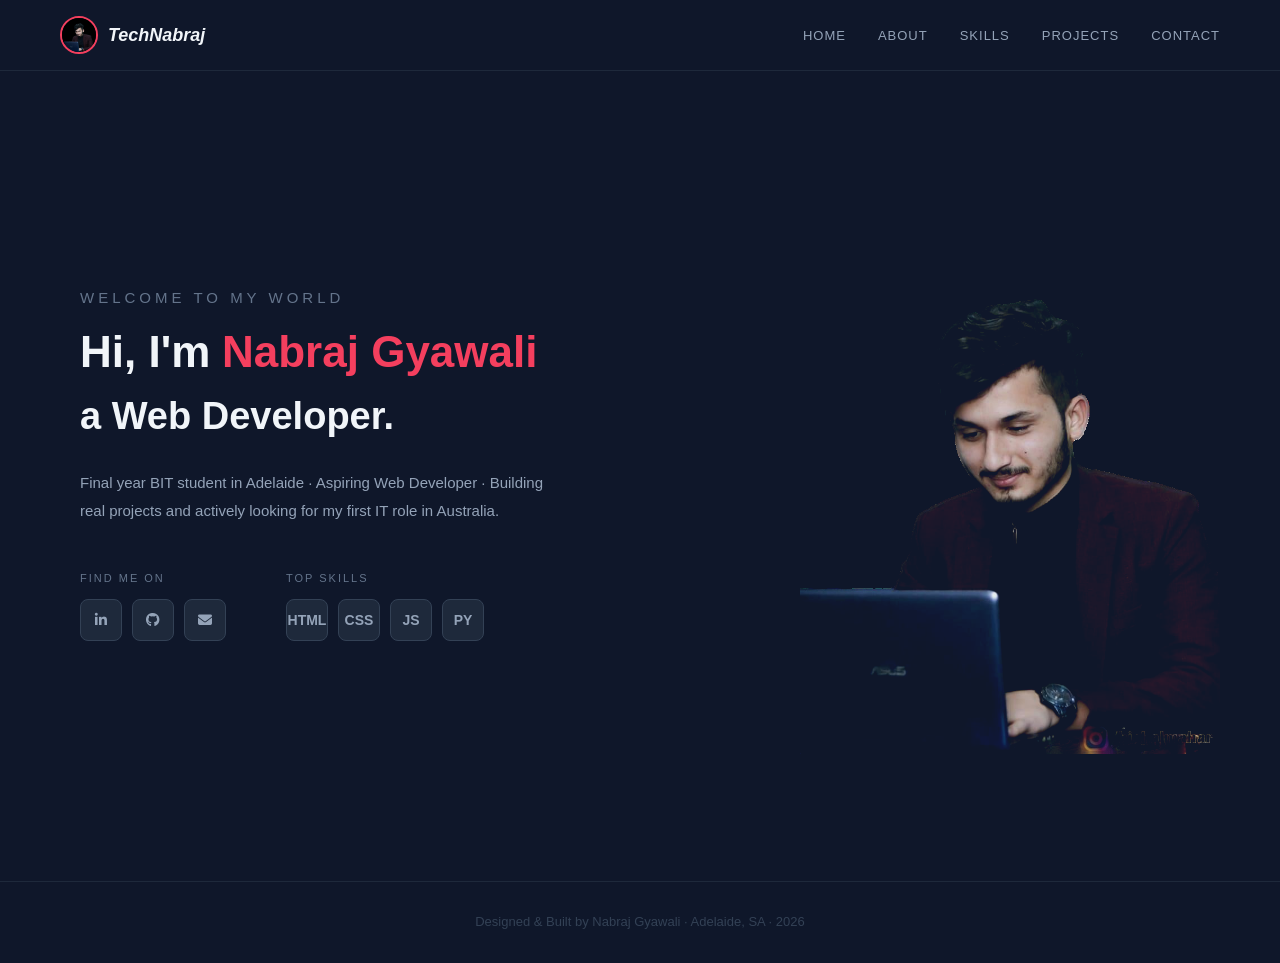
<file: index.html>
<!DOCTYPE html>
<html lang="en">
<head>
  <meta charset="UTF-8" />
  <meta name="viewport" content="width=device-width, initial-scale=1.0"/>
  <title>TechNabraj | Web Developer</title>
  <link rel="stylesheet" href="https://cdnjs.cloudflare.com/ajax/libs/font-awesome/6.5.0/css/all.min.css" />
  <link rel="stylesheet" href="css/style.css" />
</head>
<body>

  <nav class="navbar">
    <div class="nav-logo" onclick="openModal()" style="cursor:pointer;">
      <img src="images/profile.jpg" alt="Nabraj" class="nav-avatar" />
      <span>TechNabraj</span>
    </div>
    <ul class="nav-links">
      <li><a href="index.html" class="active">Home</a></li>
      <li><a href="about.html">About</a></li>
      <li><a href="skills.html">Skills</a></li>
      <li><a href="projects.html">Projects</a></li>
      <li><a href="contact.html">Contact</a></li>
    </ul>
  </nav>

  <!-- TERMINAL MODAL -->
  <div class="modal-overlay" id="modalOverlay" onclick="closeModal()">
    <div class="terminal-card" onclick="event.stopPropagation()">
      <div class="terminal-bar">
        <div class="terminal-dots">
          <span class="tdot red" onclick="closeModal()"></span>
        </div>
        <div class="terminal-title">nabraj@portfolio:~</div>
      </div>
      <div class="terminal-body" id="terminalBody">
        <div class="terminal-line" id="terminalOutput"></div>
        <span class="terminal-cursor">█</span>
      </div>
    </div>
  </div>

  <!-- HERO ONLY -->
  <section class="hero" id="home">
    <div class="hero-text">
      <p class="hero-welcome">WELCOME TO MY WORLD</p>
      <h1>Hi, I'm <span class="highlight">Nabraj Gyawali</span></h1>
      <h2 class="hero-role">a Web Developer.</h2>
      <p class="hero-desc">
        Final year BIT student in Adelaide · Aspiring Web Developer ·
        Building real projects and actively looking for my first IT role in Australia.
      </p>
      <div class="hero-bottom">
        <div class="hero-social">
          <p class="block-label">FIND ME ON</p>
          <div class="icon-row">
  <a href="https://www.linkedin.com/in/nabraj-gyawali-4a3712289/" class="icon-btn" target="_blank">
    <i class="fa-brands fa-linkedin-in"></i>
  </a>
  <a href="https://github.com/TechNabraj" class="icon-btn" target="_blank">
    <i class="fa-brands fa-github"></i>
  </a>
  <a href="mailto:ngyawali100@gmail.com" class="icon-btn" target="_blank">
    <i class="fa-solid fa-envelope"></i>
  </a>
</div>
        </div>
        <div class="hero-skills">
          <p class="block-label">TOP SKILLS</p>
          <div class="icon-row">
            <span class="icon-btn">HTML</span>
            <span class="icon-btn">CSS</span>
            <span class="icon-btn">JS</span>
            <span class="icon-btn">PY</span>
          </div>
        </div>
      </div>
    </div>
    <div class="hero-image">
      <img src="images/profile.jpg" alt="Nabraj Gyawali" />
    </div>
  </section>

  <footer class="footer">
    <p>Designed & Built by Nabraj Gyawali · Adelaide, SA · 2026</p>
  </footer>

  <script src="js/main.js"></script>
</body>
</html>
</file>
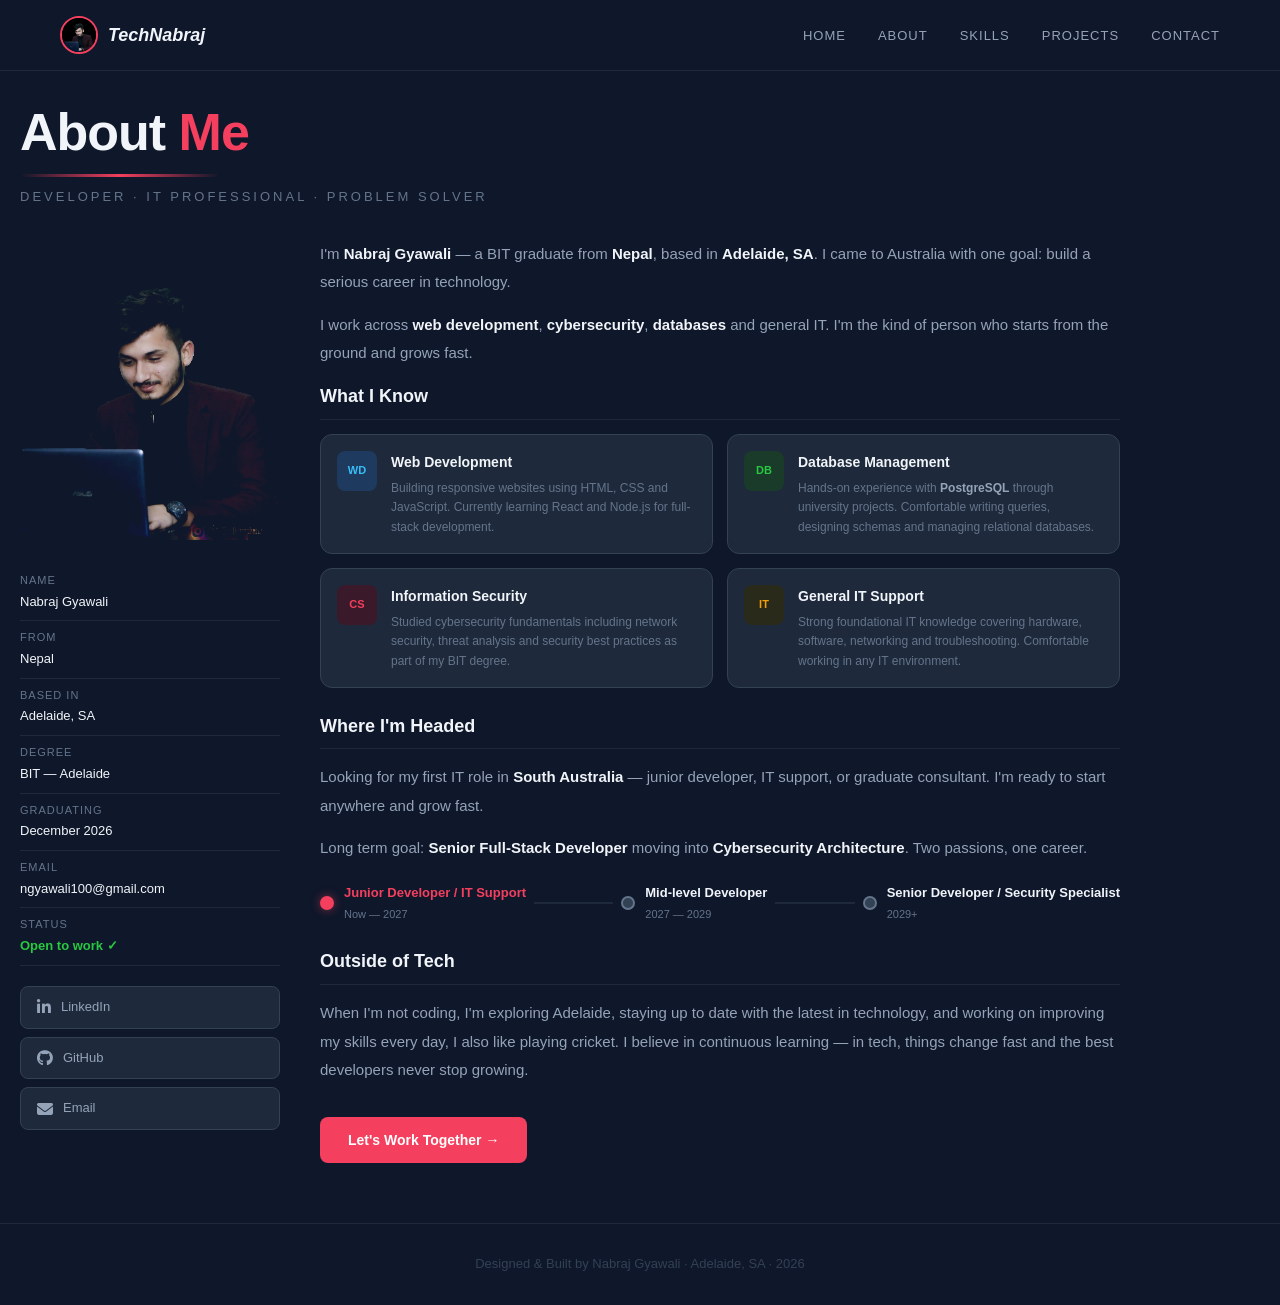
<file: about.html>
<!DOCTYPE html>
<html lang="en">
<head>
  <meta charset="UTF-8" />
  <meta name="viewport" content="width=device-width, initial-scale=1.0"/>
  <title>About | TechNabraj</title>
  <link rel="stylesheet" href="https://cdnjs.cloudflare.com/ajax/libs/font-awesome/6.5.0/css/all.min.css" />
  <link rel="stylesheet" href="css/style.css" />
<link rel="stylesheet" href="css/about.css" />
</head>
<body>

  <nav class="navbar">
    <div class="nav-logo" onclick="openModal()" style="cursor:pointer;">
      <img src="images/profile.jpg" alt="Nabraj" class="nav-avatar" />
      <span>TechNabraj</span>
    </div>
    <ul class="nav-links">
      <li><a href="index.html">Home</a></li>
      <li><a href="about.html" class="active">About</a></li>
      <li><a href="skills.html">Skills</a></li>
      <li><a href="projects.html">Projects</a></li>
      <li><a href="contact.html">Contact</a></li>
    </ul>
  </nav>

  <!-- TERMINAL MODAL -->
  <div class="modal-overlay" id="modalOverlay" onclick="closeModal()">
    <div class="terminal-card" onclick="event.stopPropagation()">
      <div class="terminal-bar">
        <div class="terminal-dots">
          <span class="tdot red" onclick="closeModal()"></span>
          <span class="tdot yellow"></span>
          <span class="tdot green"></span>
        </div>
        <div class="terminal-title">nabraj@portfolio:~</div>
      </div>
      <div class="terminal-body" id="terminalBody">
        <div class="terminal-line" id="terminalOutput"></div>
        <span class="terminal-cursor">█</span>
      </div>
    </div>
  </div>

  <!-- ABOUT PAGE -->
  <section class="page-section">

    <div class="page-header">
  <h1 class="page-title">About <span class="about-highlight">Me</span></h1>
  <div class="about-underline"></div>
  <p class="page-subtitle">Developer · IT Professional · Problem Solver</p>
</div>

    <div class="about-layout">

      <!-- LEFT — Photo + quick info -->
      <div class="about-left">
        <div class="about-image">
          <img src="images/profile.jpg" alt="Nabraj Gyawali" />
        </div>

        <div class="about-details">
          <div class="detail-row">
            <span class="detail-label">Name</span>
            <span class="detail-value">Nabraj Gyawali</span>
          </div>
          <div class="detail-row">
            <span class="detail-label">From</span>
            <span class="detail-value">Nepal</span>
          </div>
          <div class="detail-row">
            <span class="detail-label">Based in</span>
            <span class="detail-value">Adelaide, SA</span>
          </div>
          <div class="detail-row">
            <span class="detail-label">Degree</span>
            <span class="detail-value">BIT — Adelaide</span>
          </div>
          <div class="detail-row">
            <span class="detail-label">Graduating</span>
            <span class="detail-value">December 2026</span>
          </div>
          <div class="detail-row">
            <span class="detail-label">Email</span>
            <span class="detail-value">ngyawali100@gmail.com</span>
          </div>
          <div class="detail-row">
            <span class="detail-label">Status</span>
            <span class="detail-value available">Open to work ✓</span>
          </div>
        </div>

        <div class="about-socials">
  <a href="https://www.linkedin.com/in/nabraj-gyawali-4a3712289/" class="about-social-btn linkedin" target="_blank">
    <i class="fa-brands fa-linkedin-in"></i>
    <span>LinkedIn</span>
  </a>
  <a href="https://github.com/TechNabraj" class="about-social-btn github" target="_blank">
    <i class="fa-brands fa-github"></i>
    <span>GitHub</span>
  </a>
  <a href="mailto:ngyawali100@gmail.com" class="about-social-btn email" target="_blank">
    <i class="fa-solid fa-envelope"></i>
    <span>Email</span>
  </a>
</div>
</div>

      <!-- RIGHT — Full story -->
      <div class="about-content">

        <!-- Who I am -->
       <p class="about-text">
  I'm <strong>Nabraj Gyawali</strong> — a BIT graduate from <strong>Nepal</strong>,
  based in <strong>Adelaide, SA</strong>. I came to Australia with one goal:
  build a serious career in technology.
</p>
<p class="about-text">
  I work across <strong>web development</strong>, <strong>cybersecurity</strong>,
  <strong>databases</strong> and general IT. I'm the kind of person who starts
  from the ground and grows fast.
</p>

        <!-- What I know -->
        <div class="about-block">
          <h2 class="about-block-title">What I Know</h2>
          <div class="knowledge-grid">

            <div class="knowledge-card">
              <div class="knowledge-icon web">WD</div>
              <div>
                <h3>Web Development</h3>
                <p>Building responsive websites using HTML, CSS and JavaScript. Currently learning React and Node.js for full-stack development.</p>
              </div>
            </div>

            <div class="knowledge-card">
              <div class="knowledge-icon db">DB</div>
              <div>
                <h3>Database Management</h3>
                <p>Hands-on experience with <strong>PostgreSQL</strong> through university projects. Comfortable writing queries, designing schemas and managing relational databases.</p>
              </div>
            </div>

            <div class="knowledge-card">
              <div class="knowledge-icon sec">CS</div>
              <div>
                <h3>Information Security</h3>
                <p>Studied cybersecurity fundamentals including network security, threat analysis and security best practices as part of my BIT degree.</p>
              </div>
            </div>

            <div class="knowledge-card">
              <div class="knowledge-icon it">IT</div>
              <div>
                <h3>General IT Support</h3>
                <p>Strong foundational IT knowledge covering hardware, software, networking and troubleshooting. Comfortable working in any IT environment.</p>
              </div>
            </div>

          </div>
        </div>

        <!-- Career goal -->
       <div class="about-block">
  <h2 class="about-block-title">Where I'm Headed</h2>
  <p class="about-text">
    Looking for my first IT role in <strong>South Australia</strong> — junior developer,
    IT support, or graduate consultant. I'm ready to start anywhere and grow fast.
  </p>
  <p class="about-text">
    Long term goal: <strong>Senior Full-Stack Developer</strong> moving into
    <strong>Cybersecurity Architecture</strong>. Two passions, one career.
  </p>

  <div class="career-path">
    <div class="career-step active-step">
      <div class="step-dot"></div>
      <div class="step-info">
        <span class="step-title">Junior Developer / IT Support</span>
        <span class="step-time">Now — 2027</span>
      </div>
    </div>
    <div class="career-line"></div>
    <div class="career-step">
      <div class="step-dot"></div>
      <div class="step-info">
        <span class="step-title">Mid-level Developer</span>
        <span class="step-time">2027 — 2029</span>
      </div>
    </div>
    <div class="career-line"></div>
    <div class="career-step">
      <div class="step-dot"></div>
      <div class="step-info">
        <span class="step-title">Senior Developer / Security Specialist</span>
        <span class="step-time">2029+</span>
      </div>
    </div>
  </div>
</div>

        <!-- Outside tech -->
        <div class="about-block">
          <h2 class="about-block-title">Outside of Tech</h2>
          <p class="about-text">
            When I'm not coding, I'm exploring Adelaide, staying up to date with the
            latest in technology, and working on improving my skills every day, I also like playing cricket.
            I believe in continuous learning — in tech, things change fast and
            the best developers never stop growing.
          </p>
        </div>

        <a href="contact.html" class="cta-btn">Let's Work Together →</a>

      </div>
    </div>
  </section>

  <footer class="footer">
    <p>Designed & Built by Nabraj Gyawali · Adelaide, SA · 2026</p>
  </footer>

  <script src="js/main.js"></script>
</body>
</html>
</file>
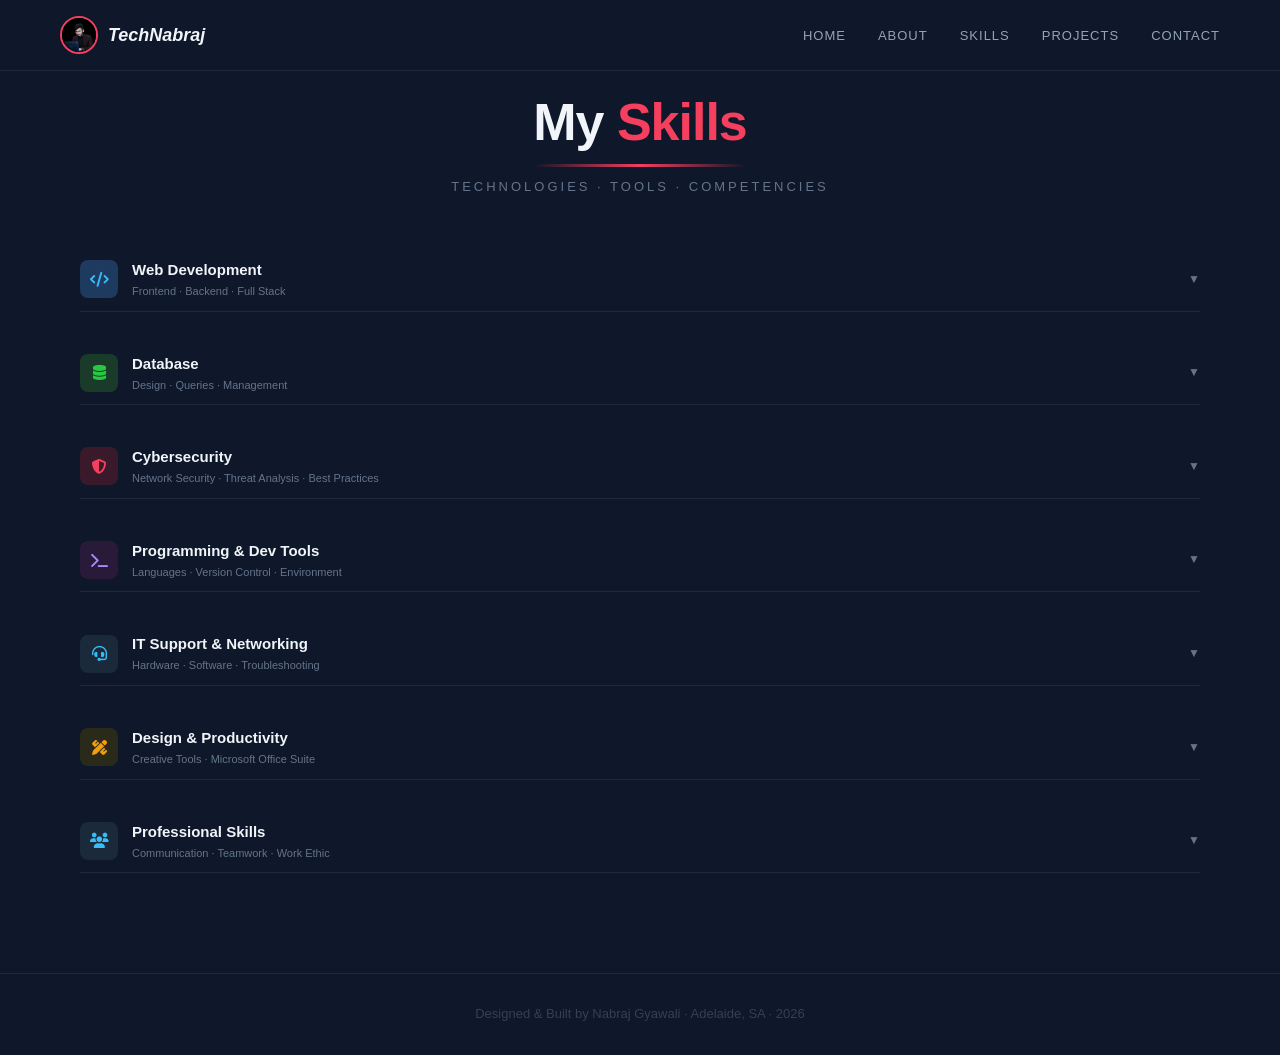
<file: skills.html>
<!DOCTYPE html>
<html lang="en">
<head>
  <meta charset="UTF-8" />
  <meta name="viewport" content="width=device-width, initial-scale=1.0"/>
  <title>Skills | TechNabraj</title>
  <link rel="stylesheet" href="https://cdnjs.cloudflare.com/ajax/libs/font-awesome/6.5.0/css/all.min.css" />
  <link rel="stylesheet" href="css/style.css" />
  <link rel="stylesheet" href="css/skills.css" />
</head>
<body>

  <nav class="navbar">
    <div class="nav-logo" onclick="openModal()" style="cursor:pointer;">
      <img src="images/profile.jpg" alt="Nabraj" class="nav-avatar" />
      <span>TechNabraj</span>
    </div>
    <ul class="nav-links">
      <li><a href="index.html">Home</a></li>
      <li><a href="about.html">About</a></li>
      <li><a href="skills.html" class="active">Skills</a></li>
      <li><a href="projects.html">Projects</a></li>
      <li><a href="contact.html">Contact</a></li>
    </ul>
  </nav>

  <!-- TERMINAL MODAL -->
  <div class="modal-overlay" id="modalOverlay" onclick="closeModal()">
    <div class="terminal-card" onclick="event.stopPropagation()">
      <div class="terminal-bar">
        <div class="terminal-dots">
          <span class="tdot red" onclick="closeModal()"></span>
          <span class="tdot yellow"></span>
          <span class="tdot green"></span>
        </div>
        <div class="terminal-title">nabraj@portfolio:~</div>
      </div>
      <div class="terminal-body" id="terminalBody">
        <div class="terminal-line" id="terminalOutput"></div>
        <span class="terminal-cursor">█</span>
      </div>
    </div>
  </div>

  <!-- SKILLS PAGE -->
  <section class="skills-section">

    <div class="skills-page-header">
      <div class="skills-title-wrap">
        <h1 class="skills-title">My <span>Skills</span></h1>
        <div class="skills-underline"></div>
      </div>
      <p class="skills-subtitle">Technologies · Tools · Competencies</p>
    </div>

    <!-- WEB DEVELOPMENT -->
    <div class="skill-category">
      <div class="category-header">
        <div class="category-icon web"><i class="fa-solid fa-code"></i></div>
        <div>
          <h2 class="category-title">Web Development</h2>
          <p class="category-sub">Frontend · Backend · Full Stack</p>
        </div>
        <span class="category-arrow">▼</span>
      </div>
      <div class="skills-grid">
        <div class="skill-pill"><span class="pill-icon" style="color:#e34c26;">&#9632;</span><span class="pill-name">HTML5</span></div>
        <div class="skill-pill"><span class="pill-icon" style="color:#264de4;">&#9632;</span><span class="pill-name">CSS3</span></div>
        <div class="skill-pill"><span class="pill-icon" style="color:#f0db4f;">&#9632;</span><span class="pill-name">JavaScript</span></div>
        <div class="skill-pill"><span class="pill-icon" style="color:#61dafb;">&#9632;</span><span class="pill-name">React</span></div>
        <div class="skill-pill"><span class="pill-icon" style="color:#68a063;">&#9632;</span><span class="pill-name">Node.js</span></div>
        <div class="skill-pill"><span class="pill-icon" style="color:#f1f5f9;">&#9632;</span><span class="pill-name">REST APIs</span></div>
        <div class="skill-pill"><span class="pill-icon" style="color:#f43f5e;">&#9632;</span><span class="pill-name">Responsive Design</span></div>
      </div>
    </div>

    <!-- DATABASE -->
    <div class="skill-category">
      <div class="category-header">
        <div class="category-icon db"><i class="fa-solid fa-database"></i></div>
        <div>
          <h2 class="category-title">Database</h2>
          <p class="category-sub">Design · Queries · Management</p>
        </div>
        <span class="category-arrow">▼</span>
      </div>
      <div class="skills-grid">
        <div class="skill-pill"><span class="pill-icon" style="color:#336791;">&#9632;</span><span class="pill-name">PostgreSQL</span></div>
        <div class="skill-pill"><span class="pill-icon" style="color:#38bdf8;">&#9632;</span><span class="pill-name">SQL</span></div>
        <div class="skill-pill"><span class="pill-icon" style="color:#f59e0b;">&#9632;</span><span class="pill-name">Database Design</span></div>
        <div class="skill-pill"><span class="pill-icon" style="color:#28c840;">&#9632;</span><span class="pill-name">Schema Design</span></div>
        <div class="skill-pill"><span class="pill-icon" style="color:#f1f5f9;">&#9632;</span><span class="pill-name">Data Modelling</span></div>
      </div>
    </div>

    <!-- CYBERSECURITY -->
    <div class="skill-category">
      <div class="category-header">
        <div class="category-icon sec"><i class="fa-solid fa-shield-halved"></i></div>
        <div>
          <h2 class="category-title">Cybersecurity</h2>
          <p class="category-sub">Network Security · Threat Analysis · Best Practices</p>
        </div>
        <span class="category-arrow">▼</span>
      </div>
      <div class="skills-grid">
        <div class="skill-pill"><span class="pill-icon" style="color:#f43f5e;">&#9632;</span><span class="pill-name">Information Security</span></div>
        <div class="skill-pill"><span class="pill-icon" style="color:#f43f5e;">&#9632;</span><span class="pill-name">Network Security</span></div>
        <div class="skill-pill"><span class="pill-icon" style="color:#f43f5e;">&#9632;</span><span class="pill-name">Threat Analysis</span></div>
        <div class="skill-pill"><span class="pill-icon" style="color:#f43f5e;">&#9632;</span><span class="pill-name">Risk Assessment</span></div>
        <div class="skill-pill"><span class="pill-icon" style="color:#f43f5e;">&#9632;</span><span class="pill-name">Security Best Practices</span></div>
        <div class="skill-pill"><span class="pill-icon" style="color:#f43f5e;">&#9632;</span><span class="pill-name">CIA Triad</span></div>
      </div>
    </div>

    <!-- PROGRAMMING -->
    <div class="skill-category">
      <div class="category-header">
        <div class="category-icon prog"><i class="fa-solid fa-terminal"></i></div>
        <div>
          <h2 class="category-title">Programming & Dev Tools</h2>
          <p class="category-sub">Languages · Version Control · Environment</p>
        </div>
        <span class="category-arrow">▼</span>
      </div>
      <div class="skills-grid">
        <div class="skill-pill"><span class="pill-icon" style="color:#3572A5;">&#9632;</span><span class="pill-name">Python</span></div>
        <div class="skill-pill"><span class="pill-icon" style="color:#f1f5f9;">&#9632;</span><span class="pill-name">Git</span></div>
        <div class="skill-pill"><span class="pill-icon" style="color:#f1f5f9;">&#9632;</span><span class="pill-name">GitHub</span></div>
        <div class="skill-pill"><span class="pill-icon" style="color:#007ACC;">&#9632;</span><span class="pill-name">VS Code</span></div>
        <div class="skill-pill"><span class="pill-icon" style="color:#a78bfa;">&#9632;</span><span class="pill-name">Command Line</span></div>
        <div class="skill-pill"><span class="pill-icon" style="color:#a78bfa;">&#9632;</span><span class="pill-name">Agile Methodology</span></div>
        <div class="skill-pill"><span class="pill-icon" style="color:#a78bfa;">&#9632;</span><span class="pill-name">Problem Solving</span></div>
      </div>
    </div>

    <!-- IT SUPPORT -->
    <div class="skill-category">
      <div class="category-header">
        <div class="category-icon soft"><i class="fa-solid fa-headset"></i></div>
        <div>
          <h2 class="category-title">IT Support & Networking</h2>
          <p class="category-sub">Hardware · Software · Troubleshooting</p>
        </div>
        <span class="category-arrow">▼</span>
      </div>
      <div class="skills-grid">
        <div class="skill-pill"><span class="pill-icon" style="color:#38bdf8;">&#9632;</span><span class="pill-name">IT Troubleshooting</span></div>
        <div class="skill-pill"><span class="pill-icon" style="color:#38bdf8;">&#9632;</span><span class="pill-name">Hardware Support</span></div>
        <div class="skill-pill"><span class="pill-icon" style="color:#38bdf8;">&#9632;</span><span class="pill-name">Software Support</span></div>
        <div class="skill-pill"><span class="pill-icon" style="color:#38bdf8;">&#9632;</span><span class="pill-name">Networking</span></div>
        <div class="skill-pill"><span class="pill-icon" style="color:#38bdf8;">&#9632;</span><span class="pill-name">TCP/IP</span></div>
        <div class="skill-pill"><span class="pill-icon" style="color:#38bdf8;">&#9632;</span><span class="pill-name">Windows & Linux</span></div>
      </div>
    </div>

    <!-- DESIGN & PRODUCTIVITY -->
    <div class="skill-category">
      <div class="category-header">
        <div class="category-icon design"><i class="fa-solid fa-pen-ruler"></i></div>
        <div>
          <h2 class="category-title">Design & Productivity</h2>
          <p class="category-sub">Creative Tools · Microsoft Office Suite</p>
        </div>
        <span class="category-arrow">▼</span>
      </div>
      <div class="skills-grid">
        <div class="skill-pill"><span class="pill-icon" style="color:#31A8FF;">&#9632;</span><span class="pill-name">Adobe Photoshop</span></div>
        <div class="skill-pill"><span class="pill-icon" style="color:#FF3366;">&#9632;</span><span class="pill-name">Adobe InDesign</span></div>
        <div class="skill-pill"><span class="pill-icon" style="color:#217346;">&#9632;</span><span class="pill-name">Microsoft Excel</span></div>
        <div class="skill-pill"><span class="pill-icon" style="color:#2B579A;">&#9632;</span><span class="pill-name">Microsoft Word</span></div>
        <div class="skill-pill"><span class="pill-icon" style="color:#D24726;">&#9632;</span><span class="pill-name">PowerPoint</span></div>
      </div>
    </div>

    <!-- PROFESSIONAL SKILLS -->
    <div class="skill-category">
      <div class="category-header">
        <div class="category-icon soft"><i class="fa-solid fa-users"></i></div>
        <div>
          <h2 class="category-title">Professional Skills</h2>
          <p class="category-sub">Communication · Teamwork · Work Ethic</p>
        </div>
        <span class="category-arrow">▼</span>
      </div>
      <div class="skills-grid">
        <div class="skill-pill"><span class="pill-icon" style="color:#38bdf8;">&#9632;</span><span class="pill-name">Communication</span></div>
        <div class="skill-pill"><span class="pill-icon" style="color:#38bdf8;">&#9632;</span><span class="pill-name">Teamwork</span></div>
        <div class="skill-pill"><span class="pill-icon" style="color:#38bdf8;">&#9632;</span><span class="pill-name">Time Management</span></div>
        <div class="skill-pill"><span class="pill-icon" style="color:#38bdf8;">&#9632;</span><span class="pill-name">Fast Learner</span></div>
        <div class="skill-pill"><span class="pill-icon" style="color:#38bdf8;">&#9632;</span><span class="pill-name">Attention to Detail</span></div>
        <div class="skill-pill"><span class="pill-icon" style="color:#38bdf8;">&#9632;</span><span class="pill-name">Customer Service</span></div>
      </div>
    </div>

  </section>

  <footer class="footer">
    <p>Designed & Built by Nabraj Gyawali · Adelaide, SA · 2026</p>
  </footer>

  <script src="js/main.js"></script>
</body>
</html>
</file>
<file: css/style.css>
/* ═══════════════════════════════════════════
   RESET
═══════════════════════════════════════════ */
* {
  margin: 0;
  padding: 0;
  box-sizing: border-box;
}

html {
  scroll-behavior: smooth;
}

body {
  font-family: 'Segoe UI', sans-serif;
  background-color: #0f172a;
  color: #f1f5f9;
  line-height: 1.6;
}

/* ═══════════════════════════════════════════
   NAVIGATION
═══════════════════════════════════════════ */
.navbar {
  display: flex;
  justify-content: space-between;
  align-items: center;
  padding: 16px 60px;
  background-color: #0f172a;
  border-bottom: 1px solid #1e293b;
  position: sticky;
  top: 0;
  z-index: 100;
}

.nav-logo {
  display: flex;
  align-items: center;
  gap: 10px;
  font-size: 18px;
  font-weight: 700;
  font-style: italic;
  color: #f1f5f9;
}

.nav-avatar {
  width: 38px;
  height: 38px;
  border-radius: 50%;
  object-fit: cover;
  border: 2px solid #f43f5e;
}

.nav-links {
  list-style: none;
  display: flex;
  gap: 32px;
}

.nav-links a {
  color: #94a3b8;
  text-decoration: none;
  font-size: 13px;
  text-transform: uppercase;
  letter-spacing: 1px;
  transition: color 0.2s;
}

.nav-links a:hover {
  color: #f43f5e;
}

.nav-links a.active {
  color: #f43f5e;
}

/* ═══════════════════════════════════════════
   HERO
═══════════════════════════════════════════ */
.hero {
  display: flex;
  align-items: center;
  justify-content: space-between;
  padding: 15px 60px 0 60px;
  min-height: 90vh;
  gap: 40px;
  overflow: hidden;
}

.hero-text {
  flex: 1;
  max-width: 580px;
  padding-left: 20px;
  margin-top: -40px;
}

.hero-welcome {
  font-size: 15px;
  letter-spacing: 4px;
  color: #64748b;
  text-transform: uppercase;
  margin-bottom: 18px;
}

.hero-text h1 {
  font-size: 44px;
  font-weight: 800;
  line-height: 1.1;
  margin-bottom: 10px;
  color: #f1f5f9;
  white-space: nowrap;
}

.highlight {
  color: #f43f5e;
}

.hero-role {
  font-size: 38px;
  font-weight: 700;
  color: #f1f5f9;
  margin-bottom: 22px;
}

.hero-desc {
  color: #94a3b8;
  font-size: 15px;
  line-height: 1.9;
  margin-bottom: 44px;
  max-width: 480px;
}

.hero-bottom {
  display: flex;
  gap: 60px;
  align-items: flex-start;
}

.block-label {
  font-size: 11px;
  letter-spacing: 2px;
  color: #64748b;
  text-transform: uppercase;
  margin-bottom: 12px;
}

.icon-row {
  display: flex;
  gap: 10px;
}

.icon-btn {
  width: 42px;
  height: 42px;
  background: #1e293b;
  border: 1px solid #334155;
  border-radius: 8px;
  display: flex;
  align-items: center;
  justify-content: center;
  color: #94a3b8;
  font-size: 14px;
  font-weight: 700;
  text-decoration: none;
  cursor: default;
  transition: all 0.2s;
}

a.icon-btn {
  cursor: pointer;
}

a.icon-btn:hover {
  border-color: #f43f5e;
  color: #f43f5e;
}

a.icon-btn:has(.fa-linkedin-in):hover {
  border-color: #0077b5;
  color: #0077b5;
}

a.icon-btn:has(.fa-github):hover {
  border-color: #f1f5f9;
  color: #f1f5f9;
}

a.icon-btn:has(.fa-envelope):hover {
  border-color: #f43f5e;
  color: #f43f5e;
}

.hero-image {
  flex-shrink: 0;
  background-color: #0f172a;
  line-height: 0;
}

.hero-image img {
  width: 420px;
  height: 540px;
  object-fit: cover;
  object-position: top center;
  border-radius: 0;
  display: block;
  mix-blend-mode: lighten;
  filter: brightness(0.9) contrast(1.1);
}

/* ═══════════════════════════════════════════
   SHARED SECTION STYLES
═══════════════════════════════════════════ */
section {
  padding: 40px 20px;
}

.section-label {
  font-family: monospace;
  font-size: 13px;
  color: #f43f5e;
  margin-bottom: 6px;
}

.section-title {
  font-size: 32px;
  font-weight: 700;
  margin-bottom: 24px;
  color: #f1f5f9;
}

.page-section {
  padding: 20px 20px 60px;
}

.page-header {
  margin-bottom: 32px;
}

.page-title {
  font-size: 42px;
  font-weight: 800;
  color: #f1f5f9;
}

.page-subtitle {
  color: #64748b;
  font-size: 15px;
  margin-top: 6px;
  letter-spacing: 1px;
}

/* ═══════════════════════════════════════════
   FOOTER
═══════════════════════════════════════════ */
.footer {
  text-align: center;
  padding: 30px 60px;
  border-top: 1px solid #1e293b;
  color: #334155;
  font-size: 13px;
}

/* ═══════════════════════════════════════════
   TERMINAL MODAL
═══════════════════════════════════════════ */
.modal-overlay {
  display: none;
  position: fixed;
  top: 0;
  left: 0;
  width: 100%;
  height: 100%;
  background: rgba(0, 0, 0, 0.75);
  backdrop-filter: blur(6px);
  z-index: 999;
  align-items: center;
  justify-content: center;
}

.modal-overlay.open {
  display: flex;
}

.terminal-card {
  width: 480px;
  background: #0d1117;
  border: 1px solid #30363d;
  border-radius: 12px;
  overflow: hidden;
  animation: popIn 0.3s ease;
  box-shadow: 0 0 60px rgba(244, 63, 94, 0.15);
}

@keyframes popIn {
  0%   { transform: scale(0.85) translateY(20px); opacity: 0; }
  100% { transform: scale(1)    translateY(0);    opacity: 1; }
}

.terminal-bar {
  background: #161b22;
  padding: 12px 16px;
  display: flex;
  align-items: center;
  gap: 12px;
  border-bottom: 1px solid #30363d;
}

.terminal-dots {
  display: flex;
  gap: 7px;
}

.tdot {
  width: 13px;
  height: 13px;
  border-radius: 50%;
  display: inline-block;
  cursor: pointer;
}

.tdot.red    { background: #ff5f57; }
.tdot.yellow { background: #febc2e; }
.tdot.green  { background: #28c840; }
.tdot.red:hover { background: #ff3b30; }

.terminal-title {
  flex: 1;
  text-align: center;
  font-family: monospace;
  font-size: 13px;
  color: #8b949e;
}

.terminal-body {
  padding: 24px;
  font-family: monospace;
  font-size: 14px;
  color: #e6edf3;
  min-height: 280px;
  line-height: 1;
}

.terminal-line {
  white-space: pre-wrap;
  line-height: 1.8;
}

.terminal-cursor {
  display: inline-block;
  color: #f43f5e;
  animation: cursorBlink 0.7s step-end infinite;
  font-size: 16px;
}

@keyframes cursorBlink {
  0%, 100% { opacity: 1; }
  50%       { opacity: 0; }
}

/* ═══════════════════════════════════════════
   SCROLL ANIMATIONS
═══════════════════════════════════════════ */
section.hidden {
  opacity: 0;
  transform: translateY(30px);
  transition: opacity 0.6s ease, transform 0.6s ease;
}

section.visible {
  opacity: 1;
  transform: translateY(0);
}

/* ═══════════════════════════════════════════
   MOBILE — SHARED + HERO
═══════════════════════════════════════════ */
@media (max-width: 768px) {

  .navbar {
  padding: 10px 16px;
  flex-direction: column;
  align-items: flex-start;
  gap: 8px;
}

.nav-logo {
  font-size: 15px;
}

.nav-links {
  gap: 11px;
  flex-wrap: nowrap;
  overflow-x: auto;
  width: 100%;
  padding-bottom: 4px;
}

.nav-links a {
  font-size: 12px;
  white-space: nowrap;
}

  .hero {
    flex-direction: column;
    padding: 30px 20px 40px;
    min-height: auto;
    text-align: center;
  }

  .hero-text {
    padding-left: 0;
    margin-top: 0;
    max-width: 100%;
    text-align: center;
  }

  .hero-text h1 {
    font-size: 32px;
    white-space: normal;
  }

  .hero-role {
    font-size: 24px;
  }

  .hero-welcome {
    font-size: 11px;
  }

  .hero-desc {
    font-size: 14px;
  }

  .hero-bottom {
    justify-content: center;
    gap: 30px;
  }

  .hero-image {
    order: -1;
    width: 100%;
    display: flex;
    justify-content: center;
  }

  .hero-image img {
    width: 220px;
    height: 280px;
    object-fit: cover;
    object-position: top center;
    border-radius: 0;
    mix-blend-mode: lighten;
  }

  .terminal-card {
    width: 90%;
    margin: 0 20px;
  }

  .terminal-body {
    font-size: 12px;
    padding: 16px;
  }

  .page-section {
    padding: 40px 20px 60px;
  }

  .page-title {
    font-size: 30px;
  }

  .section-title {
    font-size: 24px;
  }
}
/* ═══════════════════════════════════════════
   HERO ANIMATIONS
═══════════════════════════════════════════ */
.highlight {
  display: inline-block;
  animation: glitchIn 1s ease 0.3s both;
}

@keyframes glitchIn {
  0%   { opacity: 0; transform: skewX(20deg) translateX(-30px); filter: blur(8px); color: #fff; }
  30%  { opacity: 1; transform: skewX(-10deg) translateX(8px);  filter: blur(2px); color: #fff; }
  50%  { transform: skewX(5deg)  translateX(-4px); filter: blur(0); color: #f43f5e; }
  70%  { transform: skewX(-2deg) translateX(2px); }
  100% { transform: skewX(0deg)  translateX(0);   color: #f43f5e; }
}
</file>
<file: css/about.css>
/* ═══════════════════════════════════════════
   ABOUT PAGE
═══════════════════════════════════════════ */
.about-layout {
  display: flex;
  gap: 40px;
  align-items: flex-start;
  max-width: 1100px;
}

.about-left {
  flex-shrink: 0;
  width: 260px;
}

.about-image {
  position: relative;
  margin-bottom: 24px;
  background-color: #0f172a;
  line-height: 0;
}

.about-image img {
  width: 100%;
  height: 300px;
  object-fit: cover;
  object-position: top center;
  border-radius: 0;
  border: none;
  display: block;
  mix-blend-mode: lighten;
  filter: brightness(0.9) contrast(1.1);
}

.about-image-tag {
  position: absolute;
  bottom: 12px;
  left: 50%;
  transform: translateX(-50%);
  background: #28c840;
  color: #fff;
  font-size: 11px;
  font-weight: 600;
  padding: 4px 14px;
  border-radius: 20px;
  white-space: nowrap;
  letter-spacing: 0.5px;
}

.about-details {
  margin-bottom: 20px;
}

.detail-row {
  display: flex;
  flex-direction: column;
  gap: 2px;
  padding: 8px 0;
  border-bottom: 1px solid #1e293b;
  font-size: 13px;
}

.detail-label {
  color: #64748b;
  font-size: 11px;
  text-transform: uppercase;
  letter-spacing: 1px;
}

.detail-value {
  color: #f1f5f9;
  font-weight: 500;
}

.available {
  color: #28c840;
  font-weight: 600;
}

.about-socials {
  display: flex;
  flex-direction: column;
  gap: 8px;
}

.about-social-btn {
  display: flex;
  align-items: center;
  gap: 10px;
  padding: 10px 16px;
  border-radius: 8px;
  font-size: 13px;
  border: 1px solid #334155;
  text-decoration: none;
  transition: all 0.2s;
  color: #94a3b8 !important;
  background: #1e293b;
}

.about-social-btn i {
  font-size: 16px;
  color: #94a3b8;
}

.about-social-btn.linkedin:hover {
  border-color: #0077b5 !important;
  color: #0077b5 !important;
}

.about-social-btn.linkedin:hover i,
.about-social-btn.linkedin:hover span {
  color: #0077b5 !important;
}

.about-social-btn.github:hover {
  border-color: #f1f5f9 !important;
  color: #f1f5f9 !important;
}

.about-social-btn.github:hover i,
.about-social-btn.github:hover span {
  color: #f1f5f9 !important;
}

.about-social-btn.email:hover {
  border-color: #f43f5e !important;
  color: #f43f5e !important;
}

.about-social-btn.email:hover i,
.about-social-btn.email:hover span {
  color: #f43f5e !important;
}

.about-content {
  flex: 1;
}

.about-block {
  margin-bottom: 24px;
}

.about-block-title {
  font-size: 18px;
  font-weight: 700;
  color: #f1f5f9;
  margin-bottom: 14px;
  padding-bottom: 8px;
  border-bottom: 1px solid #1e293b;
}

.about-text {
  color: #94a3b8;
  font-size: 15px;
  line-height: 1.9;
  margin-bottom: 14px;
}

.about-text strong {
  color: #f1f5f9;
}

.about-name {
  font-size: 28px;
  font-weight: 700;
  margin-bottom: 6px;
  color: #f1f5f9;
}

.about-role {
  color: #f43f5e;
  font-size: 14px;
  margin-bottom: 24px;
  letter-spacing: 1px;
}

.cta-btn {
  display: inline-block;
  background: #f43f5e;
  color: #fff;
  padding: 12px 28px;
  border-radius: 8px;
  font-size: 14px;
  font-weight: 600;
  text-decoration: none;
  margin-top: 8px;
  transition: background 0.2s;
}

.cta-btn:hover {
  background: #e11d48;
}

/* KNOWLEDGE CARDS */
.knowledge-grid {
  display: grid;
  grid-template-columns: 1fr 1fr;
  gap: 14px;
}

.knowledge-card {
  background: #1e293b;
  border: 1px solid #334155;
  border-radius: 12px;
  padding: 16px;
  display: flex;
  gap: 14px;
  align-items: flex-start;
  transition: border-color 0.2s;
}

.knowledge-card:hover {
  border-color: #f43f5e;
}

.knowledge-icon {
  width: 40px;
  height: 40px;
  border-radius: 8px;
  display: flex;
  align-items: center;
  justify-content: center;
  font-size: 11px;
  font-weight: 700;
  flex-shrink: 0;
}

.knowledge-icon.web { background: #1e3a5f; color: #38bdf8; }
.knowledge-icon.db  { background: #1a3a2a; color: #28c840; }
.knowledge-icon.sec { background: #3a1a2a; color: #f43f5e; }
.knowledge-icon.it  { background: #2a2a1a; color: #f59e0b; }

.knowledge-card h3 {
  font-size: 14px;
  font-weight: 600;
  color: #f1f5f9;
  margin-bottom: 6px;
}

.knowledge-card p {
  font-size: 12px;
  color: #64748b;
  line-height: 1.6;
}

.knowledge-card p strong {
  color: #94a3b8;
}

/* CAREER PATH */
.career-path {
  margin-top: 20px;
  display: flex;
  align-items: center;
  gap: 0;
  flex-wrap: wrap;
}

.career-step {
  display: flex;
  align-items: center;
  gap: 10px;
}

.step-dot {
  width: 14px;
  height: 14px;
  border-radius: 50%;
  background: #334155;
  border: 2px solid #64748b;
  flex-shrink: 0;
}

.active-step .step-dot {
  background: #f43f5e;
  border-color: #f43f5e;
  box-shadow: 0 0 10px rgba(244, 63, 94, 0.5);
}

.step-info {
  display: flex;
  flex-direction: column;
  gap: 2px;
}

.step-title {
  font-size: 13px;
  font-weight: 600;
  color: #f1f5f9;
}

.active-step .step-title {
  color: #f43f5e;
}

.step-time {
  font-size: 11px;
  color: #64748b;
}

.career-line {
  flex: 1;
  height: 2px;
  background: #1e293b;
  min-width: 20px;
  margin: 0 8px;
}

/* ABOUT MOBILE */
@media (max-width: 768px) {

  .about-layout {
    flex-direction: column;
    gap: 30px;
  }

  .about-left {
    width: 100%;
  }

  .about-image img {
    height: 240px;
  }

  .about-content {
    text-align: center;
  }

  .detail-row {
    flex-direction: column;
    gap: 4px;
  }

  .knowledge-grid {
    grid-template-columns: 1fr;
  }

  .career-path {
    flex-direction: column;
    align-items: flex-start;
    gap: 12px;
  }

  .career-line {
    width: 2px;
    height: 20px;
    min-width: unset;
    margin: 0 6px;
  }
}
/* ═══════════════════════════════════════════
   ANIMATED HEADING
═══════════════════════════════════════════ */
.page-title {
  font-size: 52px;
  font-weight: 800;
  color: #f1f5f9;
  letter-spacing: -1px;
  animation: fadeSlideDown 0.7s ease both;
}

.page-subtitle {
  font-size: 13px;
  color: #64748b;
  letter-spacing: 3px;
  text-transform: uppercase;
  animation: fadeSlideDown 0.7s ease 0.3s both;
}

.section-label {
  animation: fadeSlideDown 0.7s ease 0.1s both;
}

.about-underline {
  height: 3px;
  background: linear-gradient(90deg, transparent, #f43f5e, transparent);
  border-radius: 2px;
  animation: expandLine 0.6s ease 0.4s both;
  transform-origin: center;
  margin-bottom: 10px;
  max-width: 200px;
}

@keyframes fadeSlideDown {
  0%   { opacity: 0; transform: translateY(-20px); }
  100% { opacity: 1; transform: translateY(0); }
}

@keyframes expandLine {
  0%   { transform: scaleX(0); opacity: 0; }
  100% { transform: scaleX(1); opacity: 1; }
}
.about-highlight {
  color: #f1f5f9;
  animation: colorPop 0.5s ease 0.7s both;
}

@keyframes colorPop {
  0%   { color: #f1f5f9; }
  100% { color: #f43f5e; }
}
</file>
<file: css/skills.css>
/* ═══════════════════════════════════════════
   SKILLS PAGE
═══════════════════════════════════════════ */
.skills-section {
  padding: 0px 40px 60px;
  max-width: 1200px;
  margin: 0 auto;
}

.skill-category {
  margin-bottom: 28px;
  max-width: 100%;
}

/* ═══════════════════════════════════════════
   CATEGORY HEADER — ACCORDION
═══════════════════════════════════════════ */
.category-header {
  display: flex;
  align-items: center;
  gap: 14px;
  margin-bottom: 12px;
  padding-bottom: 10px;
  border-bottom: 1px solid #1e293b;
  cursor: pointer;
  user-select: none;
}

.category-header:hover .category-title {
  color: #f43f5e;
  transition: color 0.2s;
}

.category-icon {
  width: 38px;
  height: 38px;
  border-radius: 8px;
  display: flex;
  align-items: center;
  justify-content: center;
  font-size: 15px;
  flex-shrink: 0;
}

.category-icon.web    { background: #1e3a5f; color: #38bdf8; }
.category-icon.db     { background: #1a3a2a; color: #28c840; }
.category-icon.sec    { background: #3a1a2a; color: #f43f5e; }
.category-icon.prog   { background: #2a1a3a; color: #a78bfa; }
.category-icon.design { background: #2a2a1a; color: #f59e0b; }
.category-icon.soft   { background: #1a2a3a; color: #38bdf8; }

.category-title {
  font-size: 15px;
  font-weight: 700;
  color: #f1f5f9;
  margin-bottom: 1px;
}

.category-sub {
  font-size: 11px;
  color: #64748b;
}

.category-arrow {
  margin-left: auto;
  color: #64748b;
  font-size: 12px;
  transition: transform 0.3s ease, color 0.3s ease;
  flex-shrink: 0;
  display: inline-block;
}

.category-header.open .category-arrow {
  transform: rotate(180deg) !important;
  color: #f43f5e !important;
}

/* ═══════════════════════════════════════════
   SKILLS GRID — HIDDEN BY DEFAULT
═══════════════════════════════════════════ */
.skills-grid {
  display: grid;
  grid-template-columns: repeat(auto-fill, minmax(160px, 1fr));
  gap: 10px;
  overflow: hidden;
  max-height: 0;
  opacity: 0;
  transition: max-height 0.5s ease, opacity 0.4s ease, margin 0.3s ease;
  margin-top: 0;
}

.skills-grid.open {
  max-height: 600px;
  opacity: 1;
  margin-top: 12px;
  margin-bottom: 16px;
}

/* ═══════════════════════════════════════════
   SKILL PILLS
═══════════════════════════════════════════ */
.skill-pill {
  display: flex;
  align-items: center;
  gap: 8px;
  background: #1e293b;
  border: 1px solid #334155;
  border-radius: 8px;
  padding: 10px 18px;
  cursor: default;
  min-width: 140px;
  opacity: 0;
  transform: translateY(10px);
  transition: opacity 0.3s ease, transform 0.3s ease, border-color 0.2s;
}

.skill-pill.visible {
  opacity: 1;
  transform: translateY(0);
}

.skill-pill:hover {
  border-color: #f43f5e;
}

.pill-icon {
  font-size: 10px;
}

.pill-name {
  font-size: 13px;
  font-weight: 600;
  color: #f1f5f9;
  white-space: nowrap;
}

/* ═══════════════════════════════════════════
   ANIMATED HEADING
═══════════════════════════════════════════ */
.skills-page-header {
  text-align: center;
  margin-bottom: 40px;
  padding: 10px 0 20px;
}

.skills-title-wrap {
  display: inline-block;
  position: relative;
  margin-bottom: 10px;
}

.skills-title {
  font-size: 52px;
  font-weight: 800;
  color: #f1f5f9;
  letter-spacing: -1px;
  animation: fadeSlideDown 0.7s ease both;
}

.skills-title span {
  color: #f43f5e;
  position: relative;
  display: inline-block;
  animation: colorPop 0.5s ease 0.7s both;
}

.skills-underline {
  height: 3px;
  background: linear-gradient(90deg, transparent, #f43f5e, transparent);
  border-radius: 2px;
  animation: expandLine 0.6s ease 0.4s both;
  transform-origin: center;
}

.skills-subtitle {
  font-size: 13px;
  color: #64748b;
  letter-spacing: 3px;
  text-transform: uppercase;
  animation: fadeSlideDown 0.7s ease 0.3s both;
}

.skills-label {
  font-family: monospace;
  font-size: 13px;
  color: #f43f5e;
  margin-bottom: 8px;
  animation: fadeSlideDown 0.7s ease 0.1s both;
}

@keyframes fadeSlideDown {
  0%   { opacity: 0; transform: translateY(-20px); }
  100% { opacity: 1; transform: translateY(0); }
}

@keyframes expandLine {
  0%   { transform: scaleX(0); opacity: 0; }
  100% { transform: scaleX(1); opacity: 1; }
}

@keyframes colorPop {
  0%   { color: #f1f5f9; }
  100% { color: #f43f5e; }
}

/* ═══════════════════════════════════════════
   MOBILE
═══════════════════════════════════════════ */
@media (max-width: 768px) {
  .skills-section {
    padding: 0 20px 60px;
  }

  .skills-grid {
    grid-template-columns: 1fr 1fr;
  }

  .skill-pill {
    padding: 6px 10px;
    min-width: unset;
  }

  .pill-name {
    font-size: 11px;
  }
}
</file>
